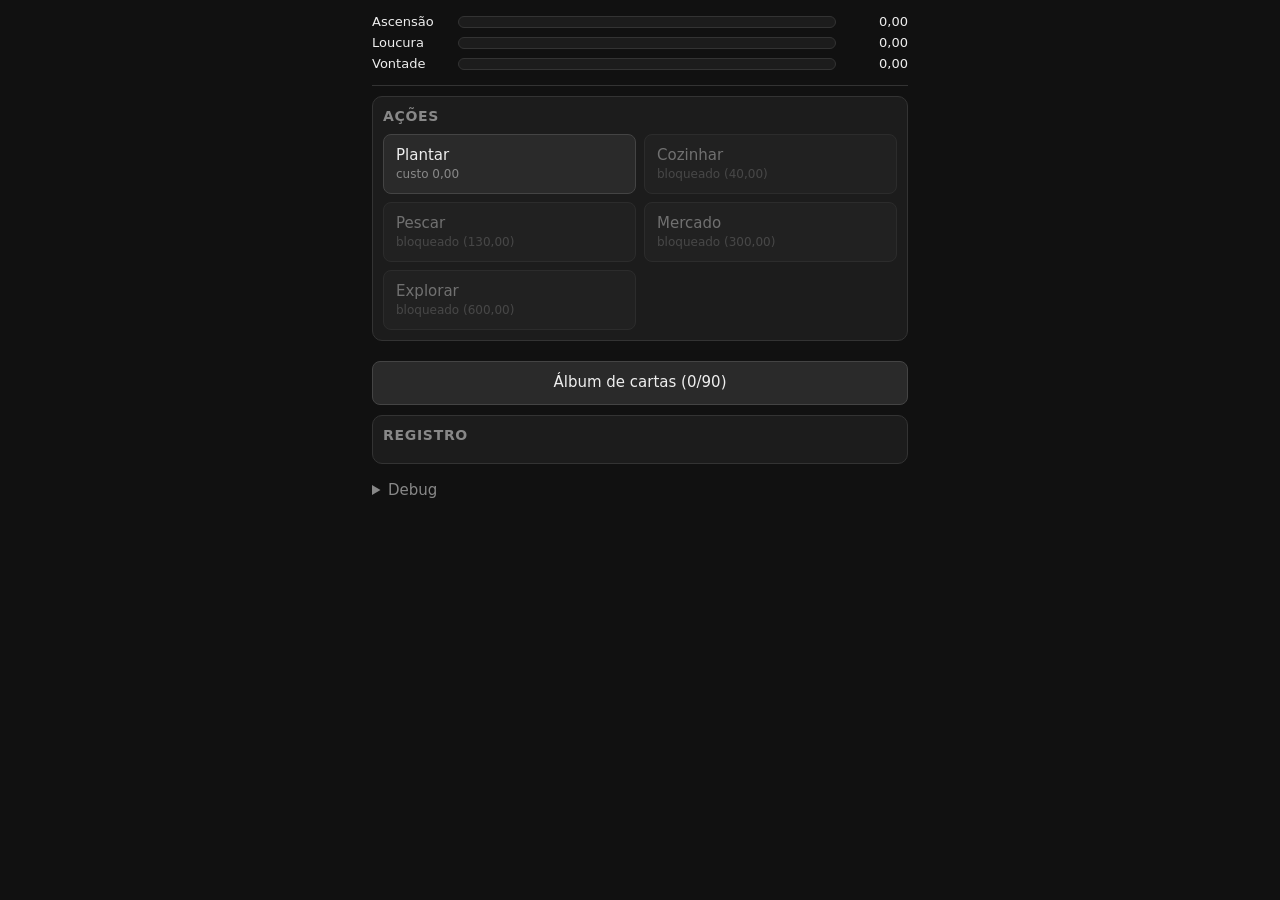
<file: index.html>
<!doctype html>
<html lang="pt-BR">
<head>
  <meta charset="utf-8">
  <meta name="viewport" content="width=device-width, initial-scale=1, viewport-fit=cover">
  <meta name="theme-color" content="#111">
  <title>Ascese</title>
  <link rel="stylesheet" href="style.css">
</head>
<body>
  <header id="medidores"></header>
  <main id="app"></main>
  <script src="js/dados.js"></script>
  <script src="js/motor.js"></script>
  <script src="js/ui.js"></script>
</body>
</html>
</file>
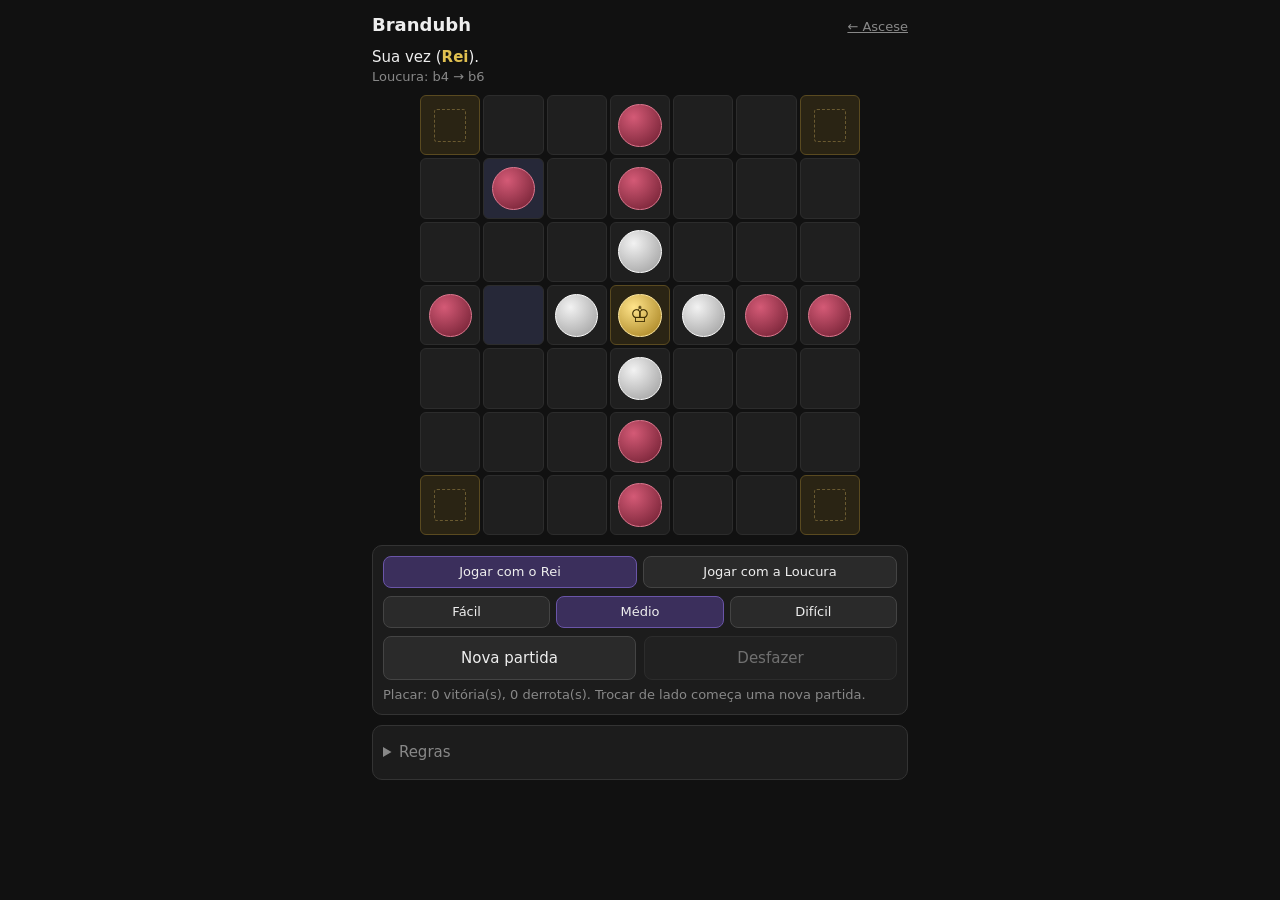
<file: tafl/index.html>
<!doctype html>
<html lang="pt-BR">
<head>
  <meta charset="utf-8">
  <meta name="viewport" content="width=device-width, initial-scale=1, viewport-fit=cover">
  <meta name="theme-color" content="#111">
  <title>Brandubh — Ascese</title>
  <link rel="stylesheet" href="../style.css">
  <link rel="stylesheet" href="tafl.css">
</head>
<body>
  <main id="app"></main>
  <script src="motor.js"></script>
  <script src="ia.js"></script>
  <script src="ui.js"></script>
</body>
</html>
</file>
<file: style.css>
:root {
  --bg: #111;
  --painel: #1c1c1c;
  --borda: #333;
  --texto: #eee;
  --fraco: #888;
  --asc: #e0c050;
  --lou: #c04060;
  --von: #4a90d0;
  --bom: #5c5;
  --ruim: #e55;
}
* { box-sizing: border-box; }
html, body { margin: 0; background: var(--bg); color: var(--texto); }
body {
  font: 15px/1.4 system-ui, -apple-system, sans-serif;
  padding: 0 12px calc(24px + env(safe-area-inset-bottom));
  max-width: 560px;
  margin: 0 auto;
}

header {
  position: sticky; top: 0; z-index: 2;
  background: var(--bg);
  padding: 10px 0 8px;
  border-bottom: 1px solid var(--borda);
}
.medidor { display: grid; grid-template-columns: 78px 1fr 64px; gap: 8px; align-items: center; margin: 3px 0; font-size: 13px; }
.medidor .barra { height: 12px; background: var(--painel); border: 1px solid var(--borda); border-radius: 6px; overflow: hidden; }
.medidor .barra i { display: block; height: 100%; }
.medidor .valor { text-align: right; font-variant-numeric: tabular-nums; }
.asc i { background: var(--asc); }
.lou i { background: var(--lou); }
.von i { background: var(--von); }

section { background: var(--painel); border: 1px solid var(--borda); border-radius: 10px; padding: 10px; margin: 10px 0; }
h2 { font-size: 14px; margin: 0 0 8px; color: var(--fraco); text-transform: uppercase; letter-spacing: .05em; }

button {
  font: inherit; color: var(--texto); background: #2a2a2a;
  border: 1px solid #444; border-radius: 8px; padding: 10px 12px;
  min-height: 44px; cursor: pointer;
}
button:active:not(:disabled) { background: #3a3a3a; }
button:disabled { opacity: .4; }
button.principal { background: #3b2f5c; border-color: #6a55a8; width: 100%; font-weight: 600; }
button.perigo { background: #4a1f28; border-color: #8a3a48; }
button.pequeno { min-height: 32px; padding: 4px 8px; font-size: 13px; }

.acoes { display: grid; grid-template-columns: 1fr 1fr; gap: 8px; }
.acoes button { text-align: left; }
.acoes small { display: block; color: var(--fraco); font-size: 12px; }

.carta { border: 1px solid var(--borda); border-radius: 8px; padding: 8px; margin: 6px 0; }
.carta.queimada { opacity: .4; text-decoration: line-through; }
.carta .nome { font-weight: 600; }
.carta .desc { color: var(--fraco); font-size: 12px; }
.carta .botoes { display: flex; gap: 6px; margin-top: 6px; }
.ef { font-size: 13px; font-variant-numeric: tabular-nums; }
.pos { color: var(--bom); }
.neg { color: var(--ruim); }
.nota { margin: 6px 0; font-weight: 600; }

.silhuetas { display: grid; grid-template-columns: repeat(3, 1fr); gap: 8px; }
.silhuetas button { font-size: 28px; min-height: 80px; }

.inv { display: flex; flex-direction: column; gap: 6px; }
.inv .linha { display: flex; justify-content: space-between; align-items: center; gap: 8px; }

.log { font-size: 12px; color: var(--fraco); max-height: 200px; overflow-y: auto; margin: 0; padding-left: 30px; }

.fim { text-align: center; padding: 30px 10px; }
.fim h1 { margin: 0 0 10px; }

.linha-botoes { display: flex; gap: 8px; flex-wrap: wrap; }
.linha-botoes button { flex: 1; }
details summary { color: var(--fraco); cursor: pointer; padding: 6px 0; }

/* variantes de carta */
.tag { display: inline-block; font-size: 11px; font-weight: 600; padding: 1px 6px; border-radius: 6px; border: 1px solid var(--borda); vertical-align: middle; }
.tag.metalizada { color: #111; background: linear-gradient(135deg, #8a8f98, #e8ebf0 45%, #9aa0a8); border-color: #ccd; }
.tag.chaga { color: #fdd; background: #5a1420; border-color: #a02838; }
.tag.imaculada { color: #111; background: #fffbe8; border-color: #fff; box-shadow: 0 0 6px #fff8; }
.tag.invertida { color: #fff; background: linear-gradient(90deg, #6a2ab0, #2a8ab0); border-color: #a7f; }
.tag.nova { color: var(--asc); border-color: var(--asc); }
.carta.var-metalizada { border-color: #b8bec8; background: linear-gradient(135deg, #24262a, #33363c 50%, #24262a); }
.carta.var-chaga { border-color: #a02838; background: #2a1216; }
.carta.var-imaculada { border-color: #fff; box-shadow: 0 0 10px #fff6; }
.carta.var-invertida { border-color: #a7f; background: linear-gradient(90deg, #22163a, #13283a); }

/* álbum */
.carta.oculta { opacity: .45; border-style: dashed; }
.legenda { font-size: 12px; color: var(--fraco); margin: 10px 0; display: flex; flex-direction: column; gap: 4px; }
.pagina { border-top: 1px solid var(--borda); }
.pagina summary { color: var(--texto); font-weight: 600; padding: 10px 0; display: flex; justify-content: space-between; }
.pagina summary span { color: var(--fraco); font-variant-numeric: tabular-nums; }

/* pacotinho de figurinhas */
body.com-pacote { overflow: hidden; }
.pacote-tela {
  position: fixed; inset: 0; z-index: 10;
  overflow-y: auto; overscroll-behavior: contain;
  padding: 24px 16px calc(24px + env(safe-area-inset-bottom));
  background: radial-gradient(circle at 50% 40%, #2a2235f2, #0b0a0ef7 70%);
  backdrop-filter: blur(4px);
  display: grid; justify-items: center; row-gap: 16px;
  grid-template-rows: 1fr auto auto auto 1fr;
  grid-template-areas: "." "palco" "itens" "rodape" ".";
  animation: aparecer .25s ease-out;
}
.pacote-tela .pacote, .pacote-tela .cartas { grid-area: palco; }
.pacote-tela .pacote-itens { grid-area: itens; }
.pacote-tela .dica, .pacote-tela .continuar { grid-area: rodape; }

.pacote {
  --c1: #3b2f5c; --c2: #b8a0f0;
  position: relative; width: 190px; height: 280px; padding: 0;
  border: 0; border-radius: 6px; background: none;
  user-select: none; -webkit-user-select: none; -webkit-touch-callout: none;
  touch-action: none; -webkit-tap-highlight-color: transparent;
  animation: flutuar 2.4s ease-in-out infinite;
  filter: drop-shadow(0 10px 18px #000a);
}
.pacote:active:not(:disabled) { background: none; }
.pacote:focus-visible { outline: 2px solid var(--c2); outline-offset: 6px; }
.pacote .aba, .pacote .corpo {
  position: absolute; left: 0; right: 0;
  background:
    linear-gradient(115deg, transparent 30%, #ffffff40 45%, transparent 60%) 0 0 / 300% 100%,
    linear-gradient(160deg, var(--c2), var(--c1) 55%, #000 140%);
  animation: brilho 3s linear infinite;
}
/* aba de cima, serrilhada, que rasga ao abrir */
.pacote .aba {
  top: 0; height: 34px; border-radius: 6px 6px 0 0;
  border-bottom: 2px dashed #ffffff60;
}
.pacote .aba::before, .pacote .corpo::after {
  content: ''; position: absolute; left: 0; right: 0; height: 10px;
  background: repeating-linear-gradient(90deg, #0004 0 3px, #fff2 3px 6px);
}
.pacote .aba::before { top: 0; border-radius: 6px 6px 0 0; }
.pacote .corpo {
  top: 34px; bottom: 0; border-radius: 0 0 6px 6px;
  display: flex; flex-direction: column; align-items: center; justify-content: center; gap: 4px;
  color: #fff; text-shadow: 0 2px 4px #000c;
}
.pacote .corpo::after { bottom: 0; border-radius: 0 0 6px 6px; }
.pacote .corpo b { font-size: 22px; letter-spacing: .04em; text-transform: uppercase; padding: 0 10px; text-align: center; line-height: 1.15; }
.pacote .corpo small { font-size: 12px; opacity: .85; }
.pacote .progresso {
  position: absolute; left: 18px; right: 18px; bottom: 22px; height: 6px;
  background: #0006; border-radius: 3px; overflow: hidden;
}
.pacote .progresso i { display: block; height: 100%; width: 0; background: #fff; box-shadow: 0 0 8px #fff; }
.pacote.segurando {
  scale: 1.08; transition: scale 1.2s ease-in;
  animation: tremer .09s linear infinite;
  filter: drop-shadow(0 0 22px var(--c2));
}
.pacote.segurando .progresso i { width: 100%; transition: width 1.2s linear; }

.tema-plantar { --c1: #1f5a2a; --c2: #9bd06a; }
.tema-cozinhar { --c1: #7a2e12; --c2: #f0a040; }
.tema-pescar { --c1: #123a66; --c2: #5ab8e8; }
.tema-mercado { --c1: #4a2a5a; --c2: #d8a8e8; }
.tema-explorar { --c1: #1e3a30; --c2: #e0c050; }
.tema-tier1 { --c1: #1a1240; --c2: #e0c050; }
.tema-tier2 { --c1: #3a2210; --c2: #e08a40; }

.pacote-tela .dica { margin: 0; color: var(--fraco); font-size: 13px; letter-spacing: .08em; text-transform: uppercase; animation: piscar 1.6s ease-in-out infinite; }
.pacote-tela .cartas, .pacote-tela .continuar, .pacote-tela .pacote-itens:empty { display: none; }
.pacote-tela .pacote-itens { display: none; flex-wrap: wrap; gap: 6px; justify-content: center; }
.pacote-tela .pacote-itens span { font-size: 13px; color: var(--bom); border: 1px solid #5c58; border-radius: 6px; padding: 2px 8px; background: #0006; }
.pacote-tela .continuar { width: min(100%, 320px); }

/* aberto: a aba voa, o pacote some e as cartas saem */
.pacote-tela.aberto .pacote { animation: sumir .45s .2s ease-in forwards; pointer-events: none; }
.pacote-tela.aberto .pacote .aba { animation: rasgar .45s ease-out forwards; }
.pacote-tela.aberto .dica { display: none; }
.pacote-tela.aberto .cartas { display: flex; flex-wrap: wrap; justify-content: center; gap: 14px; width: 100%; }
.pacote-tela.aberto .pacote-itens:not(:empty) { display: flex; animation: aparecer .4s .9s backwards; }
.pacote-tela.aberto .continuar { display: block; animation: aparecer .4s 1s backwards; }

/* carta */
.figurinha {
  --larg: 172px;
  position: relative; width: var(--larg); aspect-ratio: 63 / 88;
  padding: 6px; border-radius: 12px;
  background: linear-gradient(160deg, #8a7440, #3a2e18 50%, #6a5630);
  box-shadow: 0 8px 20px #000a, inset 0 0 0 1px #c8a860;
  animation: sair .6s calc(.4s + var(--i) * .18s) cubic-bezier(.2, .9, .3, 1.2) backwards;
}
.cartas.n1 .figurinha { --larg: 200px; }
.cartas.n2 .figurinha, .cartas.n3 .figurinha { --larg: min(160px, calc(50vw - 30px)); }
.figurinha .face {
  position: relative; height: 100%; overflow: hidden;
  display: flex; flex-direction: column; gap: 4px;
  padding: 8px 8px 6px; border-radius: 7px;
  background: linear-gradient(180deg, #24201a, #16130f);
  border: 1px solid #00000080;
}
.figurinha .titulo { font-weight: 700; font-size: 14px; line-height: 1.15; padding-bottom: 4px; border-bottom: 1px solid #c8a86066; }
.figurinha .estrela + .face .titulo { padding-right: 20px; }
.figurinha .tipo { font-size: 10px; color: var(--fraco); text-transform: uppercase; letter-spacing: .06em; }
.figurinha .flavor { flex: 1; font-size: 11px; font-style: italic; line-height: 1.3; color: #cbbfa8; overflow: hidden; }
.figurinha .stats { display: flex; flex-direction: column; gap: 2px; padding-top: 4px; border-top: 1px solid #c8a86066; }
.figurinha .stat { display: flex; justify-content: space-between; gap: 4px; font-size: 11px; font-variant-numeric: tabular-nums; }
.figurinha .stat b { font-weight: 700; }
.figurinha .selo {
  align-self: center; font-size: 9px; font-weight: 700; text-transform: uppercase; letter-spacing: .1em;
  padding: 1px 8px; border-radius: 8px; background: #0008;
}

/* primeira vez da versão */
.figurinha .estrela {
  position: absolute; top: -16px; right: -16px; z-index: 2; width: 46px; height: 46px;
  filter: drop-shadow(0 0 6px #f0c040c0) drop-shadow(0 2px 3px #000a);
  animation: estrela-pop .5s calc(.85s + var(--i) * .18s) cubic-bezier(.2, .9, .3, 1.6) backwards, estrela-pulsar 1.6s 1.4s ease-in-out infinite;
}

/* variantes */
.figurinha.var-metalizada { background: linear-gradient(135deg, #7a808a, #f0f3f8 40%, #9aa0a8 60%, #dfe3ea); box-shadow: 0 8px 20px #000a, 0 0 14px #dde4ff55; }
.figurinha.var-metalizada .face { background: linear-gradient(135deg, #2c3036, #4c525c 45%, #2a2d33 70%, #3e434b); }
.figurinha.var-metalizada .titulo { background: linear-gradient(90deg, #cfd5de, #ffffff, #9aa2ae); -webkit-background-clip: text; background-clip: text; color: transparent; border-color: #dfe3ea66; }
.figurinha.var-metalizada .stats { border-color: #dfe3ea66; }
.figurinha.var-metalizada .face::after {
  content: ''; position: absolute; inset: 0; pointer-events: none; mix-blend-mode: screen;
  background: linear-gradient(115deg, transparent 35%, #ffffff55 48%, #b8d8ff40 52%, transparent 65%) 0 0 / 300% 100%;
  animation: brilho 2.8s linear infinite;
}
.figurinha.var-metalizada .selo { background: linear-gradient(90deg, #8a8f98, #e8ebf0, #9aa0a8); color: #111; }

.figurinha.var-chaga { background: linear-gradient(160deg, #a02838, #3a0a12 55%, #7a1424); box-shadow: 0 8px 20px #000a, 0 0 16px #c0204060; animation: sair .6s calc(.4s + var(--i) * .18s) cubic-bezier(.2, .9, .3, 1.2) backwards, pulsar-chaga 2s 1.2s ease-in-out infinite; }
.figurinha.var-chaga .face { background: radial-gradient(circle at 80% 20%, #6a101c90, transparent 40%), radial-gradient(circle at 15% 85%, #5a0c1890, transparent 45%), #1e0a0d; }
.figurinha.var-chaga .titulo, .figurinha.var-chaga .stats { border-color: #a0283880; }
.figurinha.var-chaga .selo { background: #5a1420; color: #fdd; }

.figurinha.var-imaculada { background: linear-gradient(160deg, #ffffff, #e8e2d0 50%, #fffbe8); box-shadow: 0 8px 20px #000a, 0 0 22px #fff8; }
.figurinha.var-imaculada .face { background: linear-gradient(180deg, #fffdf6, #efe8d6); color: #222; }
.figurinha.var-imaculada .flavor { color: #554c3a; }
.figurinha.var-imaculada .tipo { color: #7a7060; }
.figurinha.var-imaculada .titulo, .figurinha.var-imaculada .stats { border-color: #c8b88a; }
.figurinha.var-imaculada .pos { color: #1a7a2a; }
.figurinha.var-imaculada .neg { color: #a01a2a; }
.figurinha.var-imaculada .selo { background: #fff; color: #7a6020; box-shadow: 0 0 6px #e0c050; }

.figurinha.var-invertida { background: linear-gradient(90deg, #6a2ab0, #2a8ab0, #6a2ab0) 0 0 / 200% 100%; box-shadow: 0 8px 20px #000a, 0 0 18px #a7f8; animation: sair .6s calc(.4s + var(--i) * .18s) cubic-bezier(.2, .9, .3, 1.2) backwards, brilho 4s linear infinite; }
.figurinha.var-invertida .face { background: linear-gradient(180deg, #13283a, #22163a); }
.figurinha.var-invertida .titulo, .figurinha.var-invertida .stats { border-color: #a7f8; }
.figurinha.var-invertida .selo { background: linear-gradient(90deg, #6a2ab0, #2a8ab0); color: #fff; }

@keyframes aparecer { from { opacity: 0; } }
@keyframes flutuar { 50% { transform: translateY(-8px) rotate(-1.5deg); } }
@keyframes brilho { to { background-position: -300% 0, 0 0; } }
@keyframes tremer {
  0%, 100% { transform: translate(0, 0) rotate(0); }
  25% { transform: translate(-2px, 1px) rotate(-1.5deg); }
  75% { transform: translate(2px, -1px) rotate(1.5deg); }
}
@keyframes piscar { 50% { opacity: .4; } }
@keyframes rasgar { to { transform: translate(70px, -140px) rotate(28deg); opacity: 0; } }
@keyframes sumir { to { transform: translateY(40px) scale(.85); opacity: 0; visibility: hidden; } }
@keyframes sair { from { transform: translateY(60px) scale(.3) rotate(-12deg); opacity: 0; } }
@keyframes estrela-pop { from { transform: scale(0) rotate(-90deg); opacity: 0; } }
@keyframes estrela-pulsar { 50% { scale: 1.12; } }
@keyframes pulsar-chaga { 50% { box-shadow: 0 8px 20px #000a, 0 0 26px #e0304090; } }

@media (prefers-reduced-motion: reduce) {
  .pacote, .pacote .aba, .pacote .corpo, .figurinha, .figurinha .estrela, .figurinha .face::after, .pacote-tela .dica { animation: none !important; }
  .pacote.segurando { animation: none; }
  .pacote-tela.aberto .pacote { display: none; }
}
</file>
<file: tafl/tafl.css>
/* Tabuleiro da Brandubh. Cores e botões vêm de ../style.css. */
.topo { display: flex; align-items: baseline; justify-content: space-between; padding: 12px 0 4px; }
.topo h1 { font-size: 18px; margin: 0; }
.topo a { color: var(--fraco); font-size: 13px; }

.status { min-height: 2.8em; margin: 6px 0; }
.status b.asc { color: var(--asc); }
.status b.lou { color: var(--lou); }
.status .aviso { display: block; font-size: 13px; color: var(--fraco); }
.status .aviso.forte { color: var(--asc); }

.tabuleiro {
  display: grid; grid-template-columns: repeat(7, 1fr); grid-template-rows: repeat(7, 1fr); gap: 3px;
  width: 100%; max-width: 440px; aspect-ratio: 1; margin: 0 auto;
}
.casa {
  position: relative; min-height: 0; min-width: 0; padding: 0; border-radius: 6px; overflow: hidden;
  background: #1f1f1f; border: 1px solid #2c2c2c;
  display: flex; align-items: center; justify-content: center;
}
.casa.trono, .casa.quina { background: #2a2414; border-color: #5a4a20; }
.casa.quina::after, .casa.trono::after {
  content: ''; position: absolute; inset: 22%; border: 1px dashed #6a5a30; border-radius: 3px;
}
.casa.ultimo { background: #262838; }
.casa.sel { outline: 2px solid var(--asc); outline-offset: -2px; }
.casa.alvo::before {
  content: ''; position: absolute; width: 24%; height: 24%; border-radius: 50%;
  background: var(--asc); opacity: .55; z-index: 1;
}
.casa.capturada::before {
  content: '×'; position: absolute; color: var(--ruim); font-size: 28px; line-height: 1;
  animation: some 1.2s ease-out forwards;
}
@keyframes some { from { opacity: 1; } to { opacity: 0; } }

.peca {
  position: relative; z-index: 2; width: 74%; aspect-ratio: 1; border-radius: 50%;
  display: flex; align-items: center; justify-content: center; font-size: 22px; line-height: 1;
}
.peca.ata { background: radial-gradient(circle at 35% 30%, #d45a76, #6a1c2e); border: 1px solid #e07890; }
.peca.def { background: radial-gradient(circle at 35% 30%, #f2f2f2, #9a9a9a); border: 1px solid #fff; }
.peca.rei { background: radial-gradient(circle at 35% 30%, #ffe48a, #a07a18); border: 1px solid #ffe9a0; color: #3a2a00; }

.opcoes { display: grid; grid-template-columns: 1fr 1fr; gap: 8px; }
.grupo { display: flex; gap: 6px; flex-wrap: wrap; margin-bottom: 8px; }
.grupo button { flex: 1; }
.grupo button.ativo { background: #3b2f5c; border-color: #6a55a8; }
.placar { font-size: 13px; color: var(--fraco); margin-top: 6px; }

details summary { cursor: pointer; color: var(--fraco); }
details ul { padding-left: 18px; margin: 8px 0; }
details li { margin: 4px 0; }
</file>
